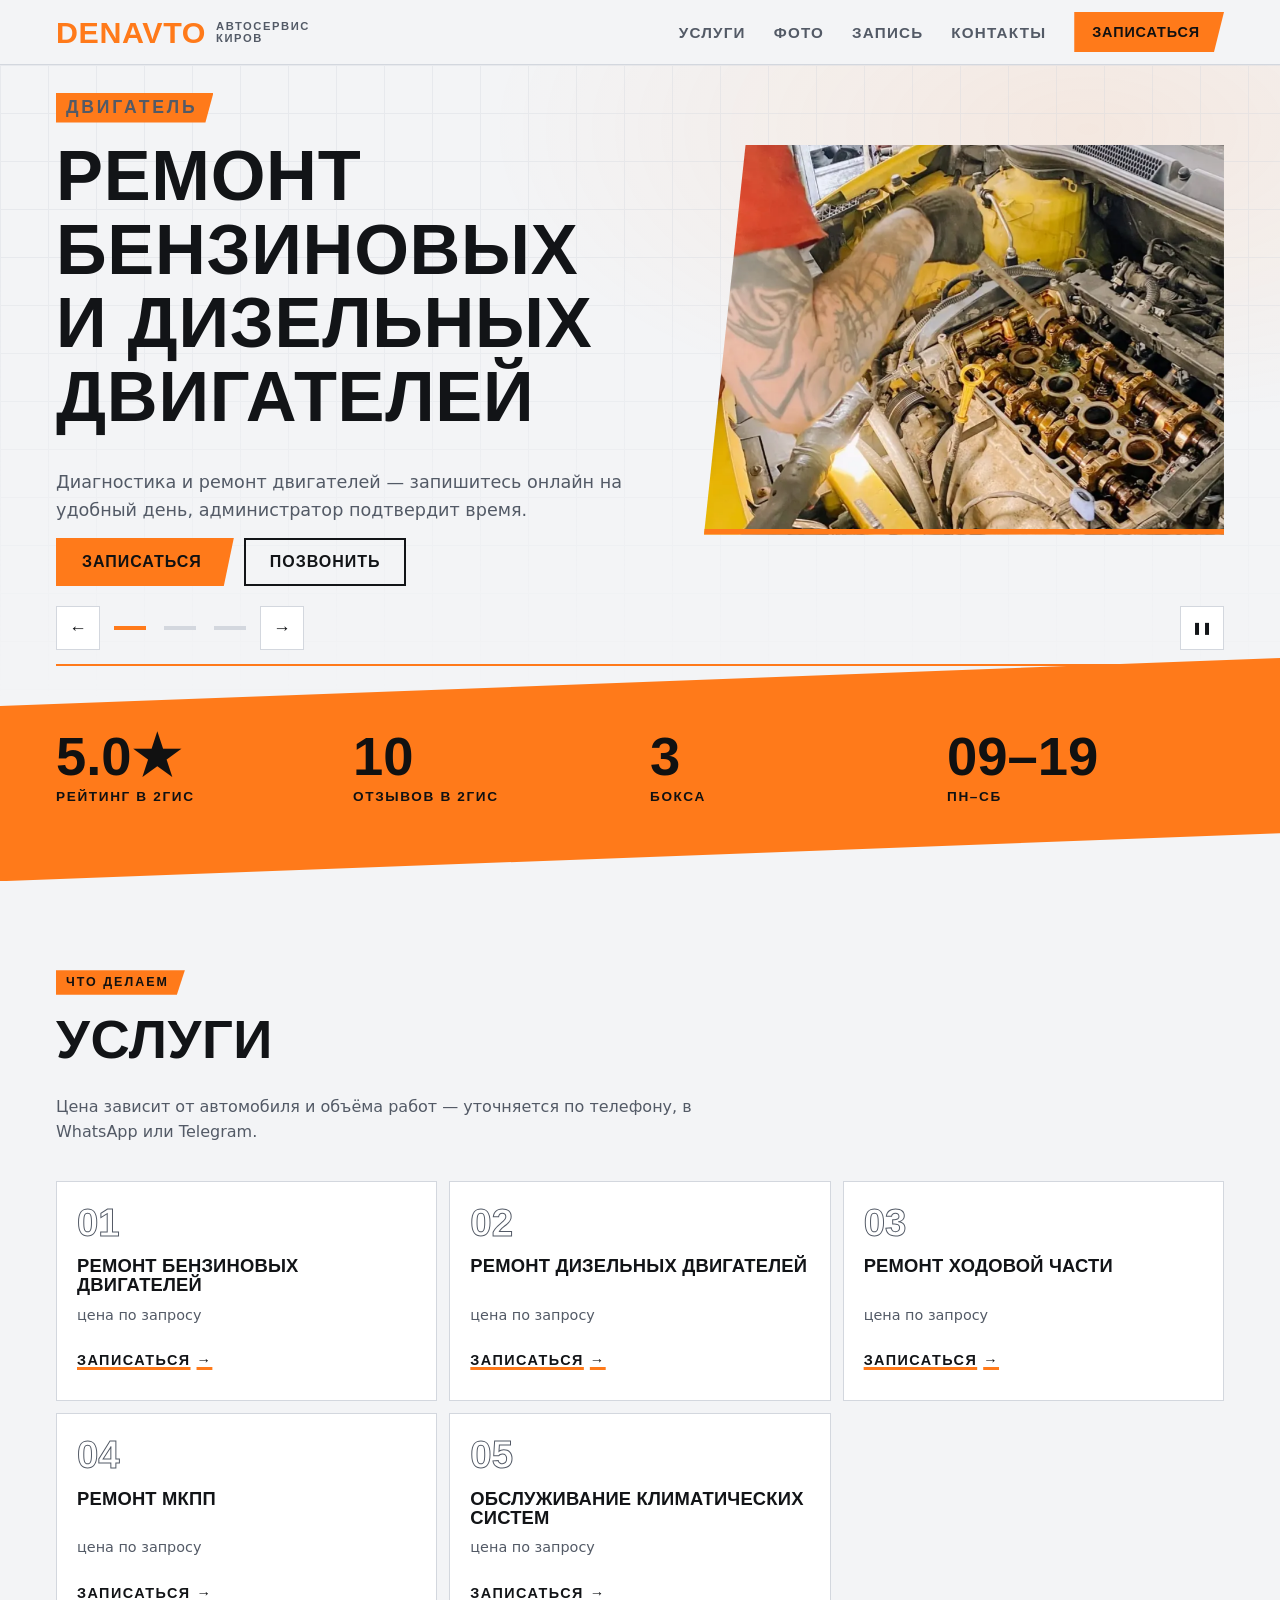
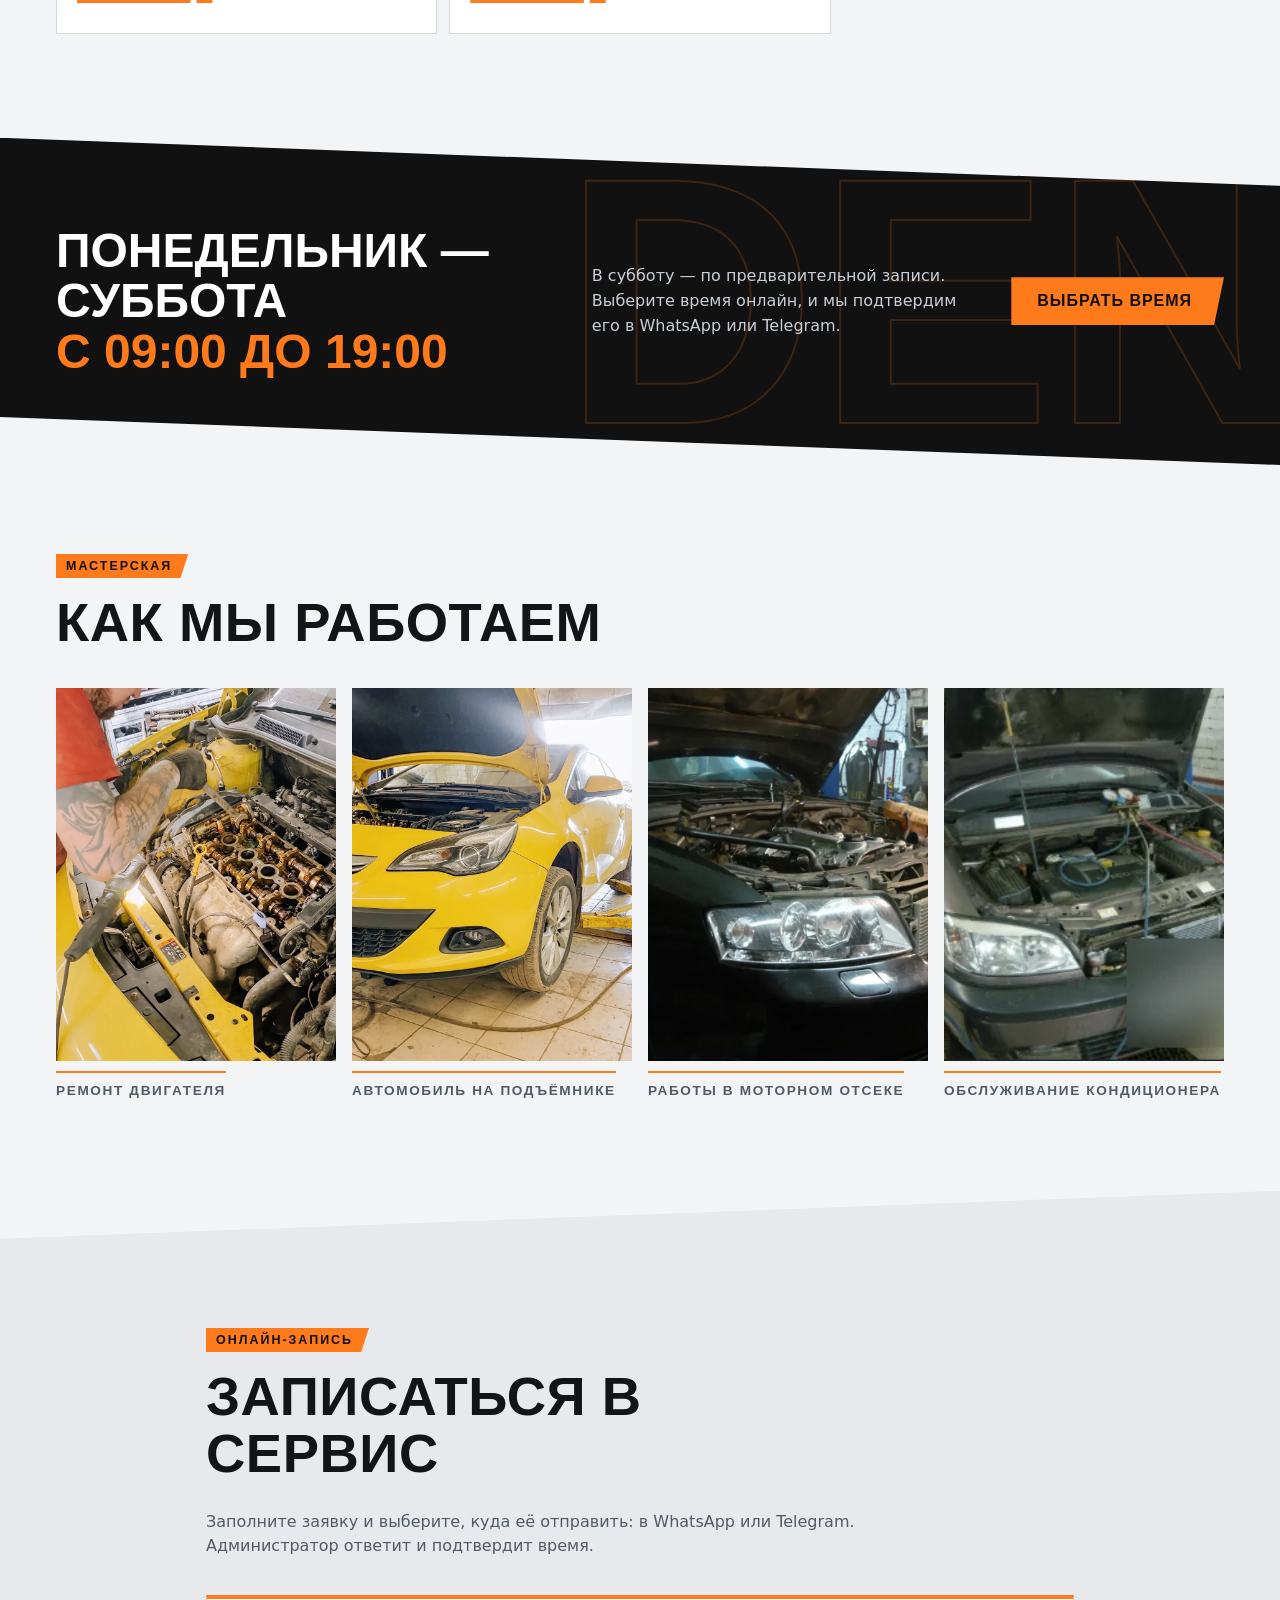
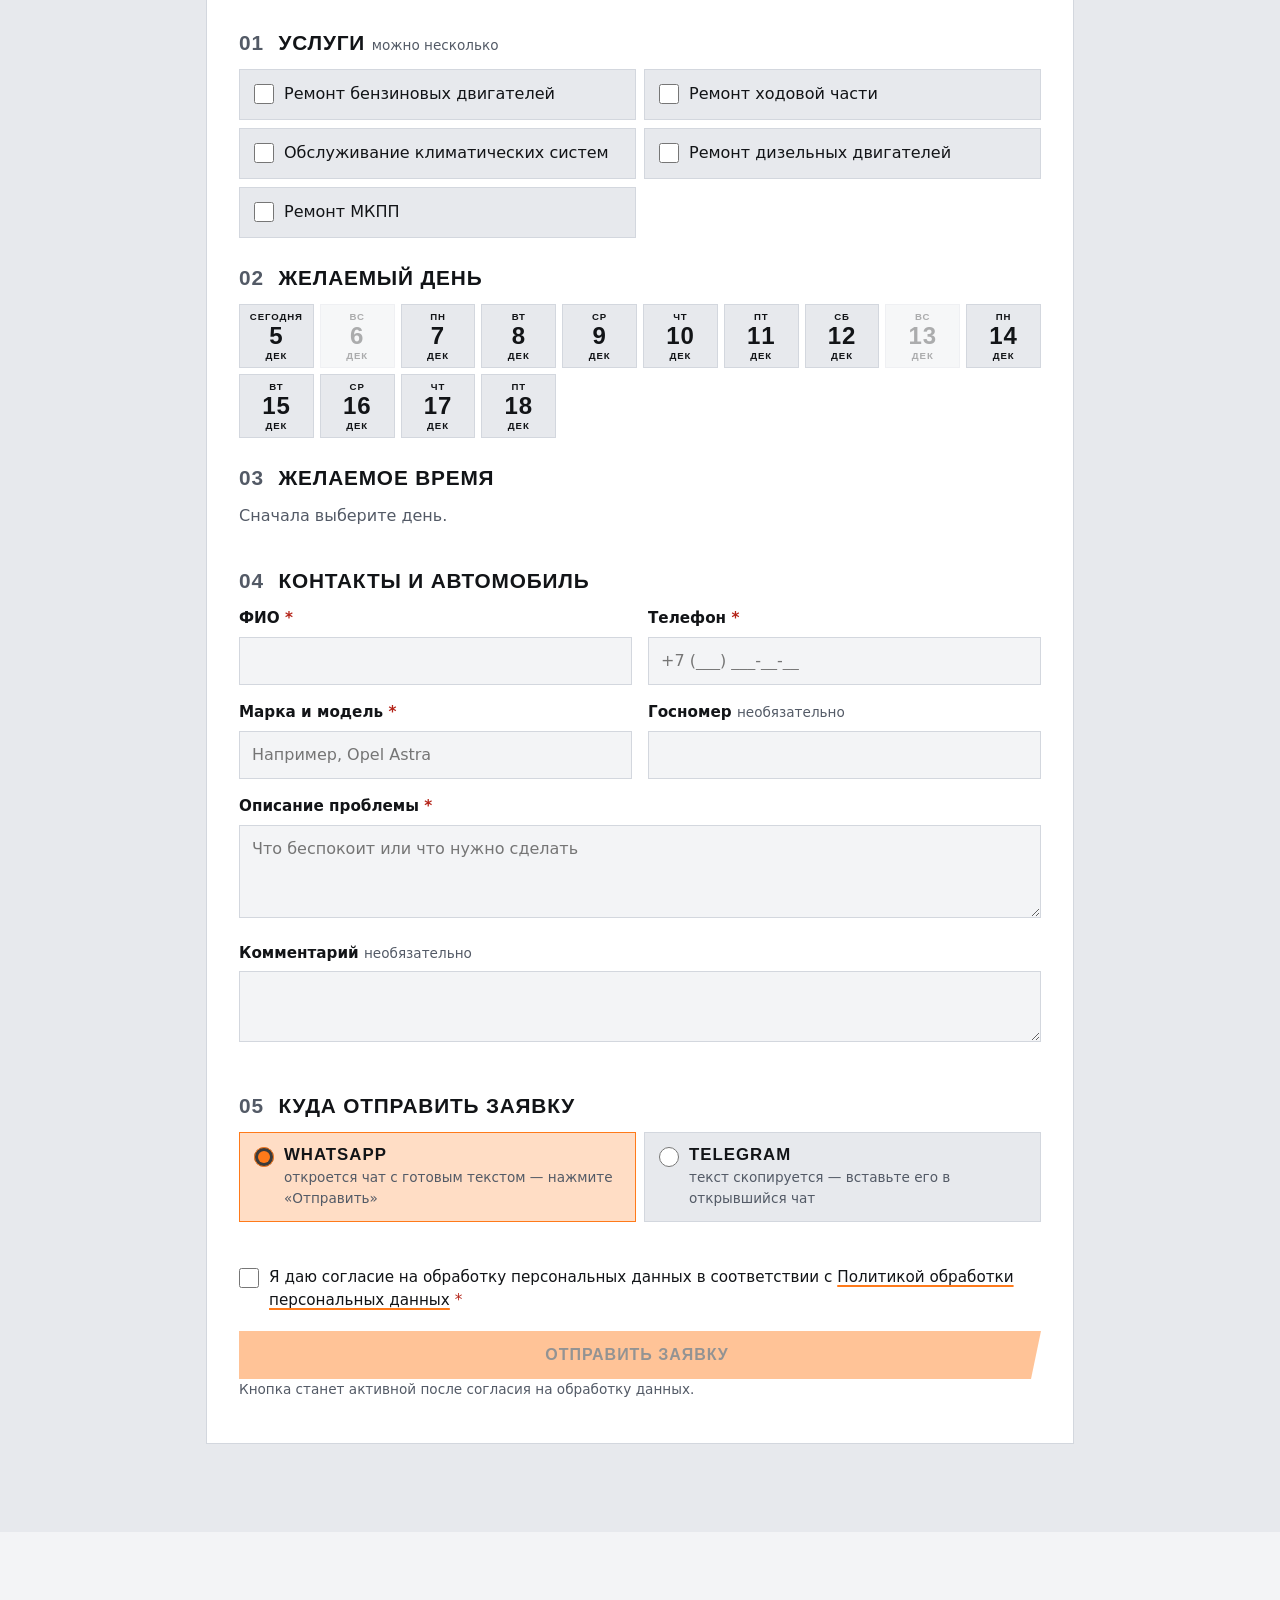
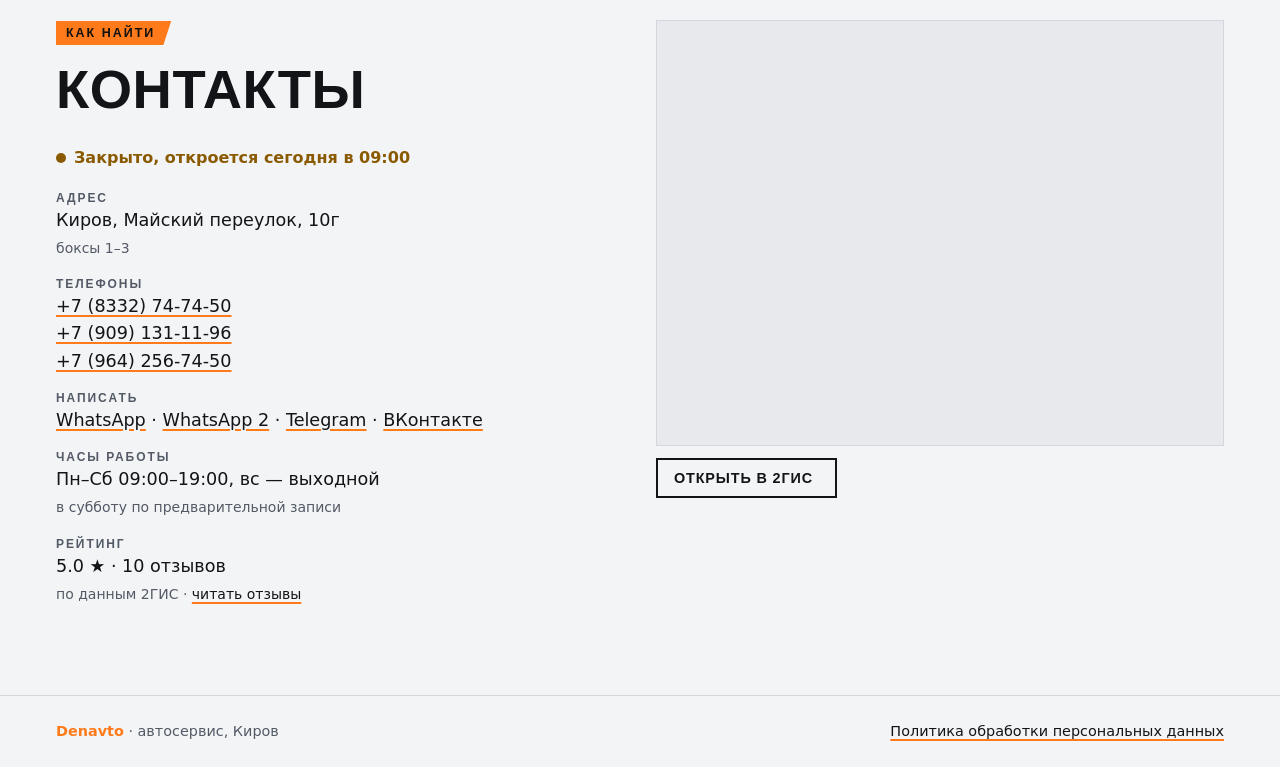
<file: index.html>
<!doctype html>
<html lang="ru">
<head>
<meta charset="utf-8">
<meta name="viewport" content="width=device-width, initial-scale=1">
<meta name="color-scheme" content="dark light">
<title>Denavto — автосервис в Кирове, Майский переулок, 10г</title>
<meta name="description" content="Автосервис Denavto в Кирове, Майский переулок, 10г (боксы 1–3). Ремонт бензиновых и дизельных двигателей, ходовой части, МКПП, обслуживание климатических систем. Пн–Сб 09:00–19:00.">
<meta property="og:type" content="business.business">
<meta property="og:title" content="Denavto — автосервис в Кирове">
<meta property="og:description" content="Майский переулок, 10г, боксы 1–3. Пн–Сб 09:00–19:00. Запись через WhatsApp или Telegram.">
<meta property="og:image" content="img/dvigatel.webp">
<meta property="og:locale" content="ru_RU">
<link rel="stylesheet" href="css/style.css">
<link rel="icon" href="data:image/svg+xml,%3Csvg xmlns='http://www.w3.org/2000/svg' viewBox='0 0 32 32'%3E%3Crect width='32' height='32' rx='4' fill='%23111'/%3E%3Ctext x='16' y='21' font-family='Arial' font-weight='700' font-size='11' fill='%23ff7a1a' text-anchor='middle'%3EDEN%3C/text%3E%3C/svg%3E">
<script type="application/ld+json">
{"@context":"https://schema.org","@type":"AutoRepair","name":"Denavto","description":"автосервис","telephone":"+78332747450",
"address":{"@type":"PostalAddress","streetAddress":"Майский переулок, 10г, боксы 1–3","addressLocality":"Киров","addressRegion":"Кировская область","postalCode":"610044","addressCountry":"RU"},
"geo":{"@type":"GeoCoordinates","latitude":58.613364,"longitude":49.605979},
"openingHoursSpecification":[{"@type":"OpeningHoursSpecification","dayOfWeek":["Monday","Tuesday","Wednesday","Thursday","Friday","Saturday"],"opens":"09:00","closes":"19:00"}],
"image":["img/dvigatel.webp","img/opel.webp","img/audi.webp","img/klimat.webp"],
"sameAs":["https://vk.ru/denauto43","https://2gis.com/firm/8163303605964856"]}
</script>
</head>
<body>
<a class="skip-link" href="#booking">Перейти к записи</a>
<div class="progress" aria-hidden="true"><span></span></div>

<header class="topbar">
  <div class="wrap topbar__in">
    <a class="logo" href="#top" aria-label="Denavto, наверх"><span class="logo__digits">DENAVTO</span><span class="logo__text">автосервис<br>Киров</span></a>
    <nav class="topnav" aria-label="Разделы">
      <a href="#services">Услуги</a><a href="#gallery">Фото</a><a href="#booking">Запись</a><a href="#contacts">Контакты</a>
    </nav>
    <a class="btn btn--accent btn--small topbar__cta" href="#booking">Записаться</a>
  </div>
</header>

<main id="top">
  <h1 class="sr-only">Автосервис Denavto — Киров, Майский переулок, 10г</h1>

  <!-- ===== Баннеры ===== -->
  <section class="hero" aria-roledescription="карусель" aria-label="Баннеры" data-slider>
    <div class="slides">
      <article class="slide" aria-roledescription="баннер" aria-label="1 из 3">
        <div class="wrap slide__in">
          <div class="slide__text">
            <p class="tag">Двигатель</p>
            <h2>Ремонт бензиновых и&nbsp;дизельных двигателей</h2>
            <p>Диагностика и ремонт двигателей — запишитесь онлайн на удобный день, администратор подтвердит время.</p>
            <div class="btn-row"><a class="btn btn--accent js-pick" href="#booking" data-item="Ремонт бензиновых двигателей">Записаться</a><a class="btn btn--line" href="tel:+78332747450">Позвонить</a></div>
          </div>
          <figure class="slide__media slide__media--tall"><img src="img/dvigatel.webp" width="900" height="1600" alt="Мастер Denavto ремонтирует головку блока цилиндров" fetchpriority="high"></figure>
        </div>
      </article>
      <article class="slide" aria-roledescription="баннер" aria-label="2 из 3">
        <div class="wrap slide__in">
          <div class="slide__text">
            <p class="tag">Ходовая и трансмиссия</p>
            <h2>Ходовая часть и&nbsp;МКПП</h2>
            <p>Ремонт ходовой части и механических коробок передач. Три бокса — Майский переулок, 10г.</p>
            <div class="btn-row"><a class="btn btn--accent js-pick" href="#booking" data-item="Ремонт ходовой части">Записаться</a><a class="btn btn--line" href="tel:+78332747450">Позвонить</a></div>
          </div>
          <figure class="slide__media slide__media--tall"><img src="img/opel.webp" width="900" height="1600" alt="Автомобиль на подъёмнике в боксе Denavto" loading="lazy"></figure>
        </div>
      </article>
      <article class="slide" aria-roledescription="баннер" aria-label="3 из 3">
        <div class="wrap slide__in">
          <div class="slide__text">
            <p class="tag">Климат</p>
            <h2>Обслуживание кондиционера и&nbsp;климата</h2>
            <p>Обслуживание автомобильных климатических систем — подготовьте машину к жаре заранее.</p>
            <div class="btn-row"><a class="btn btn--accent js-pick" href="#booking" data-item="Обслуживание климатических систем">Записаться</a><a class="btn btn--line" href="tel:+78332747450">Позвонить</a></div>
          </div>
          <div class="slide__media slide__media--display" aria-hidden="true">
            <div class="display"><span>DEN</span><small>A/C · OK</small></div>
          </div>
        </div>
      </article>
    </div>
    <div class="wrap slider__ui">
      <button type="button" class="slider__btn" data-prev aria-label="Предыдущий баннер">←</button>
      <div class="slider__dots"></div>
      <button type="button" class="slider__btn" data-next aria-label="Следующий баннер">→</button>
      <button type="button" class="slider__btn slider__btn--toggle" data-toggle aria-pressed="false" aria-label="Остановить показ баннеров">❚❚</button>
      <span class="slider__timer" aria-hidden="true"></span>
    </div>
    <p class="sr-only slider__live" aria-live="polite"></p>
  </section>

  <!-- ===== Цифры ===== -->
  <section class="stats" aria-label="Коротко о сервисе">
    <div class="wrap stats__in">
      <div class="stat" data-reveal><b><span data-count="5.0">5.0</span>★</b><span>рейтинг в 2ГИС</span></div>
      <div class="stat" data-reveal style="--d:.08s"><b data-count="10">10</b><span>отзывов в 2ГИС</span></div>
      <div class="stat" data-reveal style="--d:.16s"><b><span data-count="3">3</span></b><span>бокса</span></div>
      <div class="stat" data-reveal style="--d:.24s"><b>09–19</b><span>пн–сб</span></div>
    </div>
  </section>

  <!-- ===== Услуги ===== -->
  <section class="section" id="services" aria-labelledby="services-title">
    <div class="wrap">
      <header class="section__head" data-reveal>
        <p class="tag">Что делаем</p>
        <h2 id="services-title">Услуги</h2>
        <p class="muted">Цена зависит от автомобиля и объёма работ — уточняется по телефону, в WhatsApp или Telegram.</p>
      </header>
      <ul class="grid">
        <li class="svc" data-reveal><span class="svc__i" aria-hidden="true">01</span><h3>Ремонт бензиновых двигателей</h3><p class="svc__p">цена по запросу</p><a class="svc__go js-pick" href="#booking" data-item="Ремонт бензиновых двигателей">Записаться</a></li>
        <li class="svc" data-reveal style="--d:.05s"><span class="svc__i" aria-hidden="true">02</span><h3>Ремонт дизельных двигателей</h3><p class="svc__p">цена по запросу</p><a class="svc__go js-pick" href="#booking" data-item="Ремонт дизельных двигателей">Записаться</a></li>
        <li class="svc" data-reveal style="--d:.1s"><span class="svc__i" aria-hidden="true">03</span><h3>Ремонт ходовой части</h3><p class="svc__p">цена по запросу</p><a class="svc__go js-pick" href="#booking" data-item="Ремонт ходовой части">Записаться</a></li>
        <li class="svc" data-reveal><span class="svc__i" aria-hidden="true">04</span><h3>Ремонт МКПП</h3><p class="svc__p">цена по запросу</p><a class="svc__go js-pick" href="#booking" data-item="Ремонт МКПП">Записаться</a></li>
        <li class="svc" data-reveal style="--d:.05s"><span class="svc__i" aria-hidden="true">05</span><h3>Обслуживание климатических систем</h3><p class="svc__p">цена по запросу</p><a class="svc__go js-pick" href="#booking" data-item="Обслуживание климатических систем">Записаться</a></li>
      </ul>
    </div>
  </section>

  <!-- ===== Баннер-полоса ===== -->
  <section class="band" aria-label="Режим работы" data-mark="DEN">
    <div class="wrap band__in" data-reveal>
      <p class="band__big">Понедельник — суббота<br><span>с 09:00 до 19:00</span></p>
      <p class="band__small">В субботу — по предварительной записи. Выберите время онлайн, и мы подтвердим его в WhatsApp или Telegram.</p>
      <a class="btn btn--dark" href="#booking">Выбрать время</a>
    </div>
  </section>

  <!-- ===== Фото ===== -->
  <section class="section" id="gallery" aria-labelledby="gallery-title">
    <div class="wrap">
      <header class="section__head" data-reveal>
        <p class="tag">Мастерская</p>
        <h2 id="gallery-title">Как мы работаем</h2>
      </header>
      <div class="gallery gallery--4">
        <figure class="shot" data-reveal data-from="left">
          <a href="img/dvigatel.webp" target="_blank" rel="noopener"><img src="img/dvigatel.webp" width="900" height="1600" loading="lazy" alt="Ремонт головки блока цилиндров"></a>
          <figcaption>Ремонт двигателя</figcaption>
        </figure>
        <figure class="shot" data-reveal style="--d:.08s">
          <a href="img/opel.webp" target="_blank" rel="noopener"><img src="img/opel.webp" width="900" height="1600" loading="lazy" alt="Автомобиль на подъёмнике с открытым капотом"></a>
          <figcaption>Автомобиль на подъёмнике</figcaption>
        </figure>
        <figure class="shot" data-reveal style="--d:.16s">
          <a href="img/audi.webp" target="_blank" rel="noopener"><img src="img/audi.webp" width="1200" height="900" loading="lazy" alt="Моторный отсек автомобиля в боксе"></a>
          <figcaption>Работы в моторном отсеке</figcaption>
        </figure>
        <figure class="shot" data-reveal data-from="right" style="--d:.24s">
          <a href="img/klimat.webp" target="_blank" rel="noopener"><img src="img/klimat.webp" width="372" height="280" loading="lazy" alt="Манометрический коллектор подключён к кондиционеру автомобиля"></a>
          <figcaption>Обслуживание кондиционера</figcaption>
        </figure>
      </div>
    </div>
  </section>

  <!-- ===== Запись ===== -->
  <section class="section section--panel" id="booking" aria-labelledby="booking-title">
    <div class="wrap booking">
      <header class="section__head" data-reveal>
        <p class="tag">Онлайн-запись</p>
        <h2 id="booking-title">Записаться в сервис</h2>
        <p class="muted">Заполните заявку и выберите, куда её отправить: в WhatsApp или Telegram. Администратор ответит и подтвердит время.</p>
      </header>

      <form class="form" id="booking-form" novalidate data-reveal>
        <div class="alert" role="alert" id="form-error" hidden></div>
        <fieldset class="step">
          <legend><span class="step__n">01</span> Услуги <span class="hint">можно несколько</span></legend>
          <div class="checklist" id="items"></div>
        </fieldset>
        <fieldset class="step">
          <legend><span class="step__n">02</span> Желаемый день</legend>
          <div class="days" id="days" role="group" aria-label="Выбор дня"></div>
          <noscript><p class="muted">Для выбора дня включите JavaScript или позвоните: <a href="tel:+78332747450">+7 (8332) 74-74-50</a>.</p></noscript>
        </fieldset>
        <fieldset class="step">
          <legend><span class="step__n">03</span> Желаемое время</legend>
          <div class="slots" id="slots"><p class="muted">Сначала выберите день.</p></div>
        </fieldset>
        <fieldset class="step">
          <legend><span class="step__n">04</span> Контакты и автомобиль</legend>
          <div class="grid2">
            <div class="field"><label for="full_name">ФИО <span class="req" aria-hidden="true">*</span></label><input id="full_name" required autocomplete="name" maxlength="120"></div>
            <div class="field"><label for="phone">Телефон <span class="req" aria-hidden="true">*</span></label><input id="phone" type="tel" inputmode="tel" required autocomplete="tel" placeholder="+7 (___) ___-__-__" maxlength="18"></div>
            <div class="field"><label for="car">Марка и модель <span class="req" aria-hidden="true">*</span></label><input id="car" required maxlength="100" placeholder="Например, Opel Astra"></div>
            <div class="field"><label for="plate">Госномер <span class="opt">необязательно</span></label><input id="plate" maxlength="15" autocomplete="off"></div>
          </div>
          <div class="field"><label for="problem">Описание проблемы <span class="req" aria-hidden="true">*</span></label><textarea id="problem" rows="3" required maxlength="1500" placeholder="Что беспокоит или что нужно сделать"></textarea></div>
          <div class="field"><label for="comment">Комментарий <span class="opt">необязательно</span></label><textarea id="comment" rows="2" maxlength="500"></textarea></div>
        </fieldset>
        <fieldset class="step">
          <legend><span class="step__n">05</span> Куда отправить заявку</legend>
          <div class="channels" id="channels"></div>
        </fieldset>
        <div class="summary" id="summary" hidden aria-live="polite"></div>
        <label class="consent">
          <input type="checkbox" id="consent" required>
          <span>Я даю согласие на обработку персональных данных в соответствии с <a href="privacy.html" target="_blank">Политикой обработки персональных данных</a> <span class="req" aria-hidden="true">*</span></span>
        </label>
        <button class="btn btn--accent btn--block" type="submit" id="submit">Отправить заявку</button>
        <p class="note" id="submit-hint">Кнопка станет активной после согласия на обработку данных.</p>
      </form>

      <div class="sent" id="sent" hidden tabindex="-1">
        <h3>Почти готово</h3>
        <p id="sent-text"></p>
        <pre class="message" id="message"></pre>
        <div class="btn-row">
          <a class="btn btn--accent" id="open-chat" href="#" target="_blank" rel="noopener">Открыть чат</a>
          <button class="btn btn--line" type="button" id="copy">Скопировать текст</button>
          <button class="btn btn--line" type="button" id="edit">Изменить заявку</button>
        </div>
      </div>
    </div>
  </section>

  <!-- ===== Контакты ===== -->
  <section class="section" id="contacts" aria-labelledby="contacts-title">
    <div class="wrap contacts">
      <div data-reveal data-from="left">
        <p class="tag">Как найти</p>
        <h2 id="contacts-title">Контакты</h2>
        <p class="open-status" id="open-status" hidden><span class="dot" aria-hidden="true"></span><span data-text></span></p>
        <dl class="facts">
          <div><dt>Адрес</dt><dd>Киров, Майский переулок, 10г<br><span class="muted small">боксы 1–3</span></dd></div>
          <div><dt>Телефоны</dt><dd><a href="tel:+78332747450">+7 (8332) 74-74-50</a><br><a href="tel:+79091311196">+7 (909) 131-11-96</a><br><a href="tel:+79642567450">+7 (964) 256-74-50</a></dd></div>
          <div><dt>Написать</dt><dd><a href="https://wa.me/79229089307" target="_blank" rel="noopener">WhatsApp</a> · <a href="https://wa.me/79128262900" target="_blank" rel="noopener">WhatsApp 2</a> · <a href="https://t.me/+79091311196" target="_blank" rel="noopener">Telegram</a> · <a href="https://vk.ru/denauto43" target="_blank" rel="noopener">ВКонтакте</a></dd></div>
          <div><dt>Часы работы</dt><dd>Пн–Сб 09:00–19:00, вс — выходной<br><span class="muted small">в субботу по предварительной записи</span></dd></div>
          <div><dt>Рейтинг</dt><dd>5.0 ★ · 10 отзывов<br><span class="muted small">по данным 2ГИС · <a href="https://2gis.com/firm/8163303605964856" target="_blank" rel="noopener">читать отзывы</a></span></dd></div>
        </dl>
      </div>
      <div class="map" data-reveal data-from="right">
        <iframe title="Карта: автосервис Denavto, Майский переулок, 10г" loading="lazy" referrerpolicy="no-referrer"
          src="https://www.openstreetmap.org/export/embed.html?bbox=49.599979%2C58.610364%2C49.611979%2C58.616364&amp;layer=mapnik&amp;marker=58.613364%2C49.605979"></iframe>
        <p><a class="btn btn--line btn--small" href="https://2gis.com/firm/8163303605964856" target="_blank" rel="noopener">Открыть в 2ГИС</a></p>
      </div>
    </div>
  </section>
</main>

<footer class="footer">
  <div class="wrap footer__in">
    <span><b class="accent">Denavto</b> · автосервис, Киров</span>
    <a href="privacy.html">Политика обработки персональных данных</a>
  </div>
</footer>

<nav class="callbar" aria-label="Быстрые действия">
  <a class="btn btn--accent" href="tel:+78332747450">Позвонить</a>
  <a class="btn btn--line" href="#booking">Записаться</a>
</nav>

<script src="js/config.js" defer></script>
<script src="js/booking.js" defer></script>
<script src="js/motion.js" defer></script>
</body>
</html>
</file>
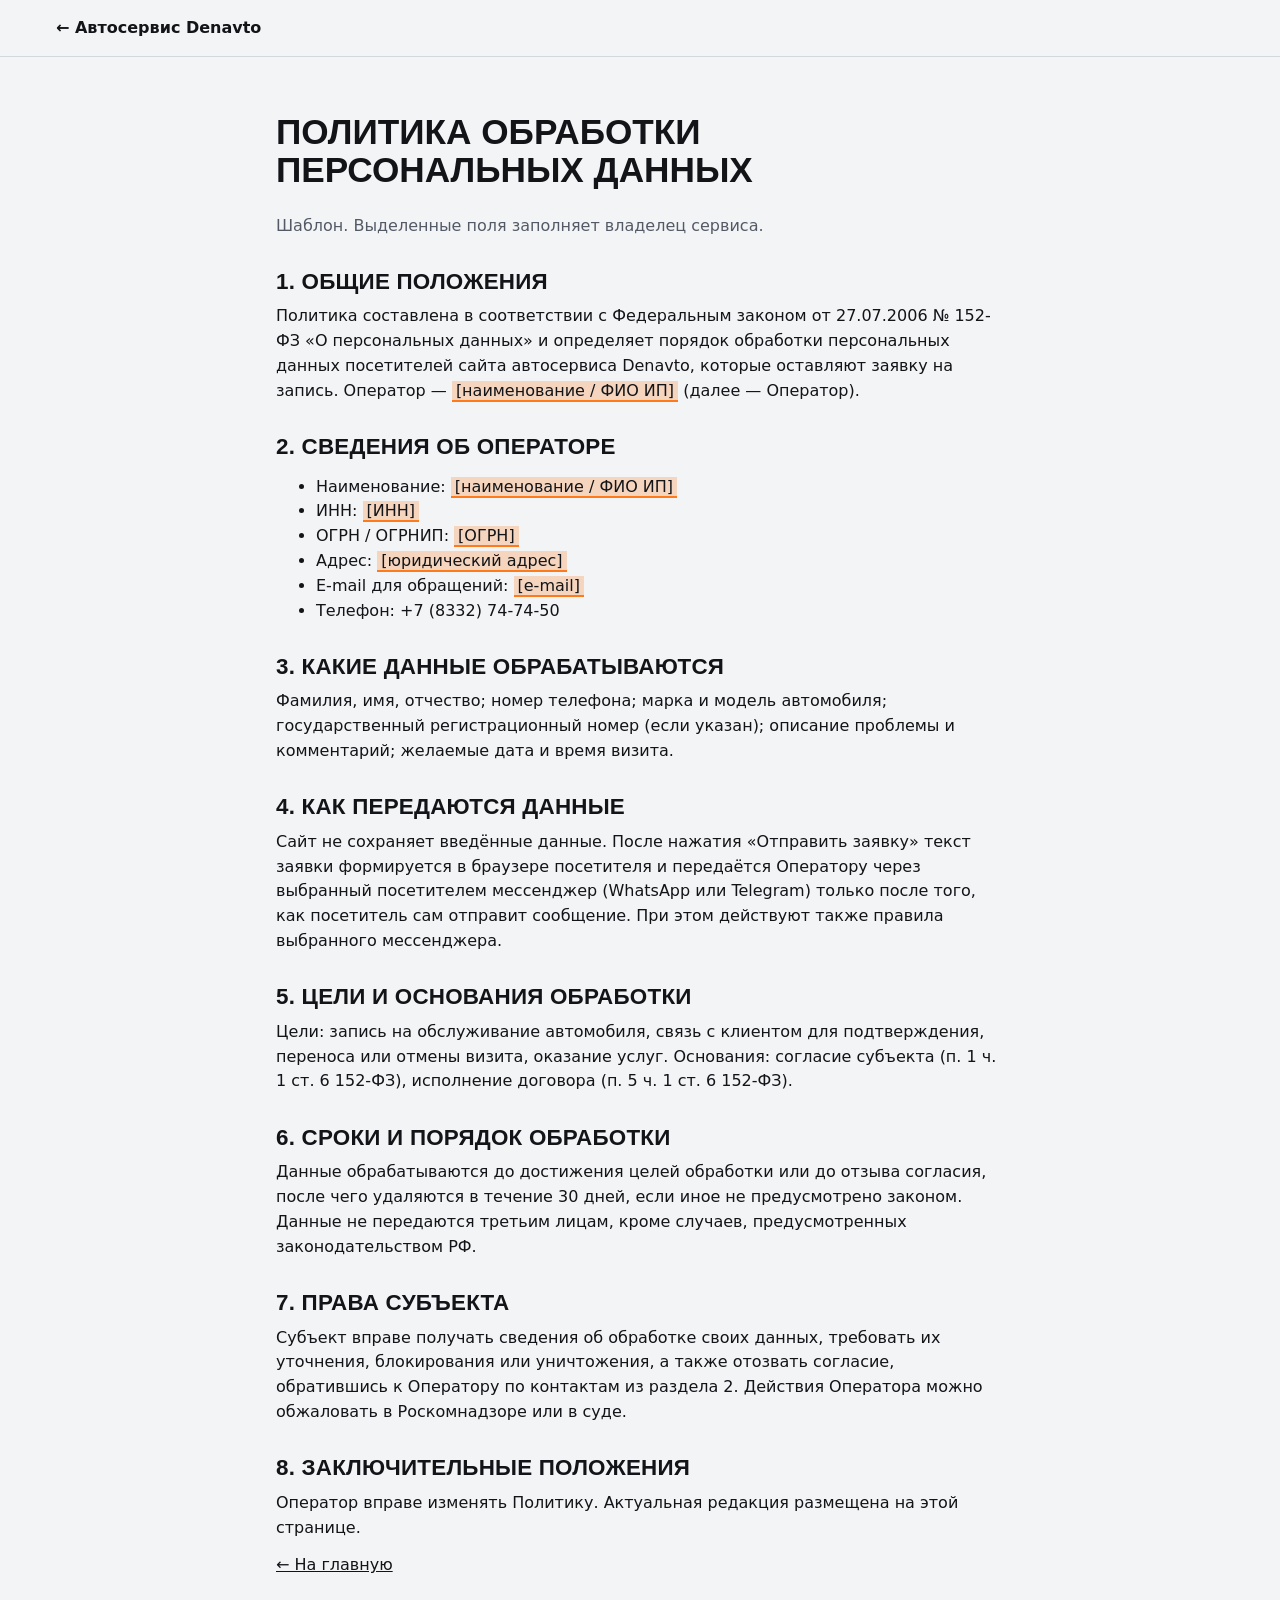
<file: privacy.html>
<!doctype html>
<html lang="ru">
<head>
<meta charset="utf-8">
<meta name="viewport" content="width=device-width, initial-scale=1">
<meta name="color-scheme" content="light dark">
<title>Политика обработки персональных данных — Denavto</title>
<link rel="stylesheet" href="css/style.css">
</head>
<body>
<header class="pbar"><div class="wrap"><a href="index.html">← Автосервис Denavto</a></div></header>
<main class="wrap prose">
  <h1>Политика обработки персональных данных</h1>
  <p class="muted">Шаблон. Выделенные поля заполняет владелец сервиса.</p>

  <h2>1. Общие положения</h2>
  <p>Политика составлена в соответствии с Федеральным законом от 27.07.2006 № 152-ФЗ «О персональных данных» и определяет порядок обработки персональных данных посетителей сайта автосервиса Denavto, которые оставляют заявку на запись. Оператор — <span class="placeholder">[наименование / ФИО ИП]</span> (далее — Оператор).</p>

  <h2>2. Сведения об операторе</h2>
  <ul>
    <li>Наименование: <span class="placeholder">[наименование / ФИО ИП]</span></li>
    <li>ИНН: <span class="placeholder">[ИНН]</span></li>
    <li>ОГРН / ОГРНИП: <span class="placeholder">[ОГРН]</span></li>
    <li>Адрес: <span class="placeholder">[юридический адрес]</span></li>
    <li>E-mail для обращений: <span class="placeholder">[e-mail]</span></li>
    <li>Телефон: +7 (8332) 74-74-50</li>
  </ul>

  <h2>3. Какие данные обрабатываются</h2>
  <p>Фамилия, имя, отчество; номер телефона; марка и модель автомобиля; государственный регистрационный номер (если указан); описание проблемы и комментарий; желаемые дата и время визита.</p>

  <h2>4. Как передаются данные</h2>
  <p>Сайт не сохраняет введённые данные. После нажатия «Отправить заявку» текст заявки формируется в браузере посетителя и передаётся Оператору через выбранный посетителем мессенджер (WhatsApp или Telegram) только после того, как посетитель сам отправит сообщение. При этом действуют также правила выбранного мессенджера.</p>

  <h2>5. Цели и основания обработки</h2>
  <p>Цели: запись на обслуживание автомобиля, связь с клиентом для подтверждения, переноса или отмены визита, оказание услуг. Основания: согласие субъекта (п. 1 ч. 1 ст. 6 152-ФЗ), исполнение договора (п. 5 ч. 1 ст. 6 152-ФЗ).</p>

  <h2>6. Сроки и порядок обработки</h2>
  <p>Данные обрабатываются до достижения целей обработки или до отзыва согласия, после чего удаляются в течение 30 дней, если иное не предусмотрено законом. Данные не передаются третьим лицам, кроме случаев, предусмотренных законодательством РФ.</p>

  <h2>7. Права субъекта</h2>
  <p>Субъект вправе получать сведения об обработке своих данных, требовать их уточнения, блокирования или уничтожения, а также отозвать согласие, обратившись к Оператору по контактам из раздела 2. Действия Оператора можно обжаловать в Роскомнадзоре или в суде.</p>

  <h2>8. Заключительные положения</h2>
  <p>Оператор вправе изменять Политику. Актуальная редакция размещена на этой странице.</p>

  <p><a href="index.html">← На главную</a></p>
</main>
</body>
</html>
</file>
<file: css/style.css>
/* «888» — тёмная техно-стилистика: графит, жёлтый сигнальный акцент, узкие прописные заголовки, косые переходы */
:root {
  --bg: #0d0e10;
  --bg-2: #15171b;
  --card: #1a1d22;
  --line: #2b2f36;
  --text: #f2f3f5;
  --muted: #a3a9b4;
  --accent: #ff7a1a;
  --accent-ink: #111111;
  --accent-soft: rgba(255, 122, 26, .12);
  --ok: #57d68d;
  --warn: #ff7a1a;
  --danger: #ff7a6b;
  --cond: "Bahnschrift", "DIN Alternate", "Roboto Condensed", "Arial Narrow", "Helvetica Neue", Arial, sans-serif;
  --sans: system-ui, -apple-system, "Segoe UI", Roboto, Arial, sans-serif;
  --focus: 0 0 0 3px rgba(255, 122, 26, .55);
  --skew: 48px;
  color-scheme: dark;
}
@media (prefers-color-scheme: light) {
  :root {
    --bg: #f3f4f6;
    --bg-2: #e7e9ed;
    --card: #ffffff;
    --line: #d3d7de;
    --text: #121417;
    --muted: #535a66;
    --accent-soft: rgba(255, 122, 26, .25);
    --ok: #17803d;
    --warn: #8a5a00;
    --danger: #b42318;
    --focus: 0 0 0 3px rgba(20, 20, 20, .45);
    color-scheme: light;
  }
}

*, *::before, *::after { box-sizing: border-box; }
html { scroll-behavior: smooth; -webkit-text-size-adjust: 100%; scroll-padding-top: 72px; }
body { margin: 0; background: var(--bg); color: var(--text); font: 16px/1.55 var(--sans); overflow-x: hidden; }
img { max-width: 100%; height: auto; display: block; }
a { color: inherit; }
p { margin: 0 0 .8em; }
h2, h3 { font-family: var(--cond); text-transform: uppercase; letter-spacing: .01em; line-height: 1.05; margin: 0 0 .5em; }
h2 { font-size: clamp(2rem, 5.5vw, 3.4rem); font-weight: 700; }
h3 { font-size: 1.15rem; font-weight: 700; }
[hidden] { display: none !important; }
:focus-visible { outline: none; box-shadow: var(--focus); border-radius: 2px; }
.wrap { width: 100%; max-width: 1200px; margin: 0 auto; padding: 0 16px; }
.sr-only { position: absolute; width: 1px; height: 1px; overflow: hidden; clip: rect(0 0 0 0); white-space: nowrap; }
.skip-link { position: absolute; left: 8px; top: -60px; background: var(--accent); color: var(--accent-ink); padding: 10px 14px; z-index: 200; }
.skip-link:focus { top: 8px; }
.muted, .note { color: var(--muted); }
.note { font-size: .85rem; }
.small { font-size: .875rem; }
.accent { color: var(--accent); }
.tag { display: inline-block; font: 700 .78rem/1 var(--cond); letter-spacing: .16em; text-transform: uppercase; color: var(--accent-ink); background: var(--accent); padding: 6px 10px; margin-bottom: 16px; clip-path: polygon(0 0, 100% 0, calc(100% - 8px) 100%, 0 100%); padding-right: 16px; }

/* Кнопки */
.btn { display: inline-flex; align-items: center; justify-content: center; gap: 8px; min-height: 48px; padding: 12px 24px; border: 2px solid transparent; font: 700 1rem/1 var(--cond); letter-spacing: .06em; text-transform: uppercase; text-decoration: none; cursor: pointer; white-space: nowrap; transition: transform .2s, background .2s, color .2s, box-shadow .2s; clip-path: polygon(0 0, 100% 0, calc(100% - 10px) 100%, 0 100%); padding-right: 30px; }
.btn--accent { background: var(--accent); color: var(--accent-ink); }
.btn--accent:hover { transform: translateY(-2px); box-shadow: 0 10px 24px -10px rgba(255, 122, 26, .7); }
.btn--line { background: transparent; color: var(--text); border-color: var(--text); clip-path: none; padding-right: 24px; }
.btn--line:hover { background: var(--text); color: var(--bg); }
.btn--dark { background: #111; color: #ff7a1a; }
.btn--dark:hover { transform: translateY(-2px); }
.btn--small { min-height: 40px; padding: 8px 22px 8px 16px; font-size: .9rem; }
.btn--block { width: 100%; }
.btn:disabled { opacity: .45; cursor: not-allowed; transform: none !important; box-shadow: none !important; }
.btn-row { display: flex; flex-wrap: wrap; gap: 10px; }

/* Прогресс и шапка */
.progress { position: fixed; inset: 0 0 auto 0; height: 3px; z-index: 120; pointer-events: none; }
.progress span { display: block; height: 100%; background: var(--accent); transform-origin: 0 50%; transform: scaleX(0); }
.topbar { position: sticky; top: 0; z-index: 100; background: color-mix(in srgb, var(--bg) 88%, transparent); backdrop-filter: blur(10px); border-bottom: 1px solid var(--line); }
.topbar__in { display: flex; align-items: center; gap: 16px; min-height: 64px; }
.logo { display: flex; align-items: center; gap: 10px; text-decoration: none; margin-right: auto; }
.logo__digits { font: 800 1.9rem/1 var(--cond); color: var(--accent); letter-spacing: .02em; }
.logo__text { font: 600 .7rem/1.1 var(--cond); text-transform: uppercase; letter-spacing: .14em; color: var(--muted); }
.topnav { display: none; gap: 4px; }
.topnav a { text-decoration: none; padding: 10px 12px; font: 600 .95rem var(--cond); text-transform: uppercase; letter-spacing: .08em; color: var(--muted); position: relative; }
.topnav a::after { content: ""; position: absolute; left: 12px; right: 12px; bottom: 6px; height: 2px; background: var(--accent); transform: scaleX(0); transition: transform .25s; transform-origin: left; }
.topnav a:hover { color: var(--text); }
.topnav a:hover::after { transform: scaleX(1); }
@media (min-width: 860px) { .topnav { display: flex; } }

/* ===== Слайдер-баннер ===== */
.hero { position: relative; background: radial-gradient(1000px 500px at 85% 10%, rgba(255, 122, 26, .10), transparent 60%), var(--bg); padding: 28px 0 0; overflow: hidden; }
.hero::before { content: ""; position: absolute; inset: 0; background-image: linear-gradient(var(--line) 1px, transparent 1px), linear-gradient(90deg, var(--line) 1px, transparent 1px); background-size: 48px 48px; opacity: .35; mask-image: linear-gradient(to bottom, #000 30%, transparent); pointer-events: none; }
.slides { display: grid; position: relative; }
.slide { grid-area: 1 / 1; visibility: hidden; opacity: 0; transition: opacity .6s ease, visibility 0s linear .6s; }
.slide.is-active { visibility: visible; opacity: 1; transition: opacity .6s ease, visibility 0s; }
.slide__in { display: grid; gap: 24px; align-items: center; min-height: 420px; }
@media (min-width: 900px) { .slide__in { grid-template-columns: minmax(0, 1fr) minmax(0, 520px); gap: 48px; min-height: 480px; } }
.slide__text h2 { font-size: clamp(2.2rem, 6.5vw, 4.4rem); }
.slide__text p { color: var(--muted); font-size: 1.1rem; max-width: 34em; }
.slide__media { margin: 0; position: relative; clip-path: polygon(8% 0, 100% 0, 100% 100%, 0 100%); }
.slide__media img { width: 100%; aspect-ratio: 4 / 3; object-fit: cover; }
.slide__media--tall img { object-position: center 35%; }
.slide__media::after { content: ""; position: absolute; inset: auto 0 0 0; height: 6px; background: var(--accent); }
/* движение внутри активного баннера */
.motion .slide .slide__text > *, .motion .slide .slide__media { opacity: 0; transform: translateY(18px); transition: opacity .6s ease, transform .7s cubic-bezier(.2, .7, .2, 1); }
.motion .slide .slide__media { transform: translateX(40px) scale(1.04); }
.motion .slide.is-active .slide__text > *, .motion .slide.is-active .slide__media { opacity: 1; transform: none; }
.motion .slide.is-active .slide__text > :nth-child(2) { transition-delay: .08s; }
.motion .slide.is-active .slide__text > :nth-child(3) { transition-delay: .16s; }
.motion .slide.is-active .slide__text > :nth-child(4) { transition-delay: .24s; }
.motion .slide.is-active .slide__media { transition-delay: .1s; }
.motion .slide.is-active .slide__media img { animation: kenburns 9s ease-out both; }
@keyframes kenburns { from { transform: scale(1.08); } to { transform: scale(1); } }

.slide__media--display { clip-path: none; }
.slide__media--display::after { display: none; }
.display { aspect-ratio: 4 / 3; display: grid; place-content: center; text-align: center; background: #050607; border: 2px solid #2b2f36; position: relative; overflow: hidden; }
.display::before { content: ""; position: absolute; inset: 0; background: repeating-linear-gradient(0deg, rgba(255, 255, 255, .03) 0 2px, transparent 2px 4px); }
.display span { font: 800 clamp(5rem, 16vw, 9rem)/1 var(--cond); color: var(--accent); text-shadow: 0 0 24px rgba(255, 122, 26, .55); letter-spacing: .06em; }
.display small { font: 600 .9rem var(--cond); letter-spacing: .4em; color: #57d68d; margin-top: 10px; }
.motion .slide.is-active .display span { animation: flicker 2.4s steps(1) 1; }
@keyframes flicker { 0%, 12%, 20% { opacity: .2; } 6%, 16%, 30%, 100% { opacity: 1; } }

.slider__ui { position: relative; display: flex; align-items: center; gap: 8px; padding-top: 20px; padding-bottom: 56px; }
.slider__btn { width: 44px; height: 44px; border: 1px solid var(--line); background: var(--card); color: var(--text); font-size: 1.1rem; cursor: pointer; }
.slider__btn:hover { border-color: var(--accent); color: var(--accent); }
.slider__btn--toggle { margin-left: auto; font-size: .75rem; }
.slider__dots { display: flex; gap: 6px; }
.slider__dot { width: 44px; height: 44px; border: 0; background: transparent; cursor: pointer; position: relative; padding: 0; }
.slider__dot::before { content: ""; position: absolute; left: 6px; right: 6px; top: 50%; height: 4px; margin-top: -2px; background: var(--line); }
.slider__dot[aria-current="true"]::before { background: var(--accent); }
.slider__timer { position: absolute; left: 16px; right: 16px; bottom: 40px; height: 2px; background: var(--line); overflow: hidden; }
.slider__timer::after { content: ""; position: absolute; inset: 0; background: var(--accent); transform: scaleX(0); transform-origin: left; }
.is-timing .slider__timer::after { animation: timer var(--interval, 6000ms) linear forwards; }
.is-hover .slider__timer::after, .is-paused .slider__timer::after { animation-play-state: paused; }
@keyframes timer { to { transform: scaleX(1); } }

/* ===== Цифры — косой переход ===== */
.stats { background: var(--accent); color: var(--accent-ink); clip-path: polygon(0 var(--skew), 100% 0, 100% calc(100% - var(--skew)), 0 100%); margin-top: calc(var(--skew) * -1); position: relative; z-index: 2; padding: calc(var(--skew) + 24px) 0; }
.stats__in { display: grid; grid-template-columns: repeat(2, 1fr); gap: 20px; }
@media (min-width: 760px) { .stats__in { grid-template-columns: repeat(4, 1fr); } }
.stat b { display: block; font: 800 clamp(2.2rem, 6vw, 3.4rem)/1 var(--cond); }
.stat span { font: 600 .85rem var(--cond); text-transform: uppercase; letter-spacing: .12em; }

/* ===== Секции ===== */
.section { padding: 88px 0; position: relative; }
.section__head { max-width: 680px; margin-bottom: 36px; }
.section--panel { background: var(--bg-2); clip-path: polygon(0 var(--skew), 100% 0, 100% 100%, 0 100%); padding-top: calc(88px + var(--skew)); }

.grid { list-style: none; margin: 0 0 16px; padding: 0; display: grid; gap: 12px; grid-template-columns: 1fr; }
@media (min-width: 600px) { .grid { grid-template-columns: repeat(2, 1fr); } }
@media (min-width: 1000px) { .grid { grid-template-columns: repeat(3, 1fr); } }
.svc { position: relative; background: var(--card); border: 1px solid var(--line); padding: 22px 20px 18px; display: flex; flex-direction: column; overflow: hidden; transition: border-color .25s, transform .25s; }
.svc::before { content: ""; position: absolute; inset: 0 auto 0 0; width: 4px; background: var(--accent); transform: scaleY(0); transform-origin: bottom; transition: transform .3s; }
.svc:hover { border-color: var(--accent); transform: translateY(-3px); }
.svc:hover::before { transform: scaleY(1); }
.svc__i { font: 800 2.4rem/1 var(--cond); color: transparent; -webkit-text-stroke: 1px var(--muted); margin-bottom: 14px; }
.svc h3 { flex: 1; }
.svc__p { color: var(--muted); font-size: .9rem; margin-bottom: 12px; }
.svc__go { align-self: flex-start; font: 700 .9rem var(--cond); text-transform: uppercase; letter-spacing: .1em; color: var(--accent); text-decoration: none; min-height: 44px; display: inline-flex; align-items: center; gap: 6px; }
@media (prefers-color-scheme: light) { .svc__go { color: var(--text); text-decoration: underline; text-decoration-color: var(--accent); text-decoration-thickness: 3px; } .tag { color: #111; } }
.svc__go::after { content: "→"; transition: transform .2s; }
.svc:hover .svc__go::after { transform: translateX(4px); }

/* ===== Баннер-полоса ===== */
.band { background: #111; color: #fff; clip-path: polygon(0 0, 100% var(--skew), 100% 100%, 0 calc(100% - var(--skew))); padding: calc(var(--skew) + 40px) 0; position: relative; overflow: hidden; }
.band::before { content: attr(data-mark); position: absolute; right: -2%; top: 50%; transform: translateY(-50%); font: 800 clamp(10rem, 30vw, 22rem)/1 var(--cond); color: transparent; -webkit-text-stroke: 2px rgba(255, 122, 26, .18); pointer-events: none; }
.band__in { position: relative; display: grid; gap: 16px; align-items: center; }
@media (min-width: 900px) { .band__in { grid-template-columns: 1.3fr 1fr auto; gap: 32px; } }
.band__big { font: 800 clamp(1.8rem, 5vw, 3rem)/1.05 var(--cond); text-transform: uppercase; margin: 0; }
.band__big span { color: #ff7a1a; }
.band__small { color: #c9ced6; margin: 0; }
.band .btn--dark { background: #ff7a1a; color: #111; }

/* ===== Фото ===== */
.gallery { display: grid; gap: 16px; }
@media (min-width: 760px) { .gallery { grid-template-columns: 1.5fr 1fr; align-items: end; } }
.shot { margin: 0; }
.shot a { display: block; overflow: hidden; position: relative; }
.shot img { width: 100%; aspect-ratio: 4 / 3; object-fit: cover; transition: transform .8s cubic-bezier(.2, .7, .2, 1), filter .4s; filter: saturate(.9); }
.shot:not(.shot--wide) img { aspect-ratio: 3 / 4; }
.shot a:hover img { transform: scale(1.06); filter: saturate(1.05); }
.shot a::after { content: ""; position: absolute; inset: 0; border: 2px solid var(--accent); opacity: 0; transition: opacity .3s; }
.shot a:hover::after { opacity: 1; }
.shot figcaption { font: 600 .85rem var(--cond); text-transform: uppercase; letter-spacing: .12em; color: var(--muted); padding-top: 10px; border-top: 2px solid var(--accent); margin-top: 10px; display: inline-block; }

/* ===== Форма ===== */
.booking { max-width: 900px; }
.form, .sent { background: var(--card); border: 1px solid var(--line); border-top: 4px solid var(--accent); padding: 20px; }
@media (min-width: 640px) { .form, .sent { padding: 32px; } }
.step { border: 0; padding: 0; margin: 0 0 28px; min-width: 0; }
.step legend { font: 700 1.3rem var(--cond); text-transform: uppercase; letter-spacing: .04em; padding: 0; margin-bottom: 14px; }
.step__n { color: var(--accent); margin-right: 8px; }
@media (prefers-color-scheme: light) { .step__n { color: var(--muted); } }
.hint, .opt { font: 400 .85rem var(--sans); color: var(--muted); text-transform: none; letter-spacing: 0; }
.req { color: var(--danger); }
.checklist { display: grid; gap: 8px; }
@media (min-width: 720px) { .checklist { grid-template-columns: 1fr 1fr; } }
.check { display: flex; gap: 10px; align-items: flex-start; padding: 12px 14px; border: 1px solid var(--line); background: var(--bg-2); cursor: pointer; min-height: 48px; transition: border-color .2s, background .2s; }
.check:has(input:checked) { border-color: var(--accent); background: var(--accent-soft); }
.check input, .consent input { width: 20px; height: 20px; margin: 2px 0 0; accent-color: var(--accent); flex: none; }
.days { display: grid; grid-template-columns: repeat(auto-fill, minmax(70px, 1fr)); gap: 6px; }
.day { display: flex; flex-direction: column; align-items: center; justify-content: center; gap: 2px; min-height: 64px; border: 1px solid var(--line); background: var(--bg-2); color: var(--text); cursor: pointer; font: 600 .72rem var(--cond); text-transform: uppercase; letter-spacing: .08em; transition: border-color .2s, transform .15s; }
.day b { font: 800 1.5rem/1 var(--cond); }
.day:hover:not(:disabled) { border-color: var(--accent); transform: translateY(-2px); }
.day.is-selected { background: var(--accent); border-color: var(--accent); color: var(--accent-ink); }
.day:disabled { opacity: .35; cursor: default; }
.slots__grid { display: grid; grid-template-columns: repeat(auto-fill, minmax(84px, 1fr)); gap: 6px; margin-bottom: 8px; }
.slot { min-height: 48px; border: 1px solid var(--line); background: var(--bg-2); color: var(--text); font: 700 1.05rem var(--cond); cursor: pointer; transition: border-color .2s; }
.slot:hover { border-color: var(--accent); }
.slot.is-selected { background: var(--accent); border-color: var(--accent); color: var(--accent-ink); }
.grid2 { display: grid; gap: 0 16px; }
@media (min-width: 720px) { .grid2 { grid-template-columns: 1fr 1fr; } }
.field { margin-bottom: 16px; min-width: 0; }
.field label { display: block; font-weight: 600; margin-bottom: 6px; font-size: .95rem; }
input:not([type=checkbox]):not([type=radio]), textarea { width: 100%; min-height: 48px; padding: 12px; border: 1px solid var(--line); border-radius: 0; background: var(--bg); color: var(--text); font: 1rem/1.4 var(--sans); transition: border-color .2s; }
textarea { resize: vertical; }
input:focus, textarea:focus { outline: none; border-color: var(--accent); box-shadow: var(--focus); }
[aria-invalid="true"] { border-color: var(--danger) !important; }
.channel-single { border-left: 3px solid var(--ok); background: var(--bg-2); padding: 12px 14px; font-size: .95rem; margin-bottom: 16px; }
.channels { display: grid; gap: 8px; margin-bottom: 16px; }
.summary { border-left: 3px solid var(--accent); background: var(--bg-2); padding: 10px 14px; margin-bottom: 16px; }
.consent { display: flex; gap: 10px; align-items: flex-start; margin: 0 0 18px; font-size: .95rem; cursor: pointer; }
.consent a, .facts a, .footer a, .note a { color: var(--text); text-decoration-color: var(--accent); text-decoration-thickness: 2px; text-underline-offset: 3px; }
.alert { background: rgba(255, 122, 107, .12); color: var(--danger); border-left: 3px solid var(--danger); padding: 12px 14px; margin-bottom: 18px; font-weight: 600; }
.sent h3 { font-size: 1.8rem; }
.message { white-space: pre-wrap; font: .875rem/1.5 ui-monospace, Consolas, monospace; background: var(--bg); border: 1px dashed var(--line); padding: 14px; overflow-wrap: anywhere; }

/* ===== Контакты ===== */
.contacts { display: grid; gap: 32px; }
@media (min-width: 900px) { .contacts { grid-template-columns: 1fr 1fr; align-items: start; } }
.open-status { display: inline-flex; align-items: center; gap: 8px; font-weight: 700; margin-bottom: 20px; }
.open-status .dot { width: 10px; height: 10px; border-radius: 50%; background: currentColor; box-shadow: 0 0 0 0 currentColor; }
.open-status.is-open { color: var(--ok); }
.open-status.is-open .dot { animation: pulse 2s infinite; }
.open-status.is-closed { color: var(--warn); }
@keyframes pulse { 0% { box-shadow: 0 0 0 0 rgba(87, 214, 141, .6); } 100% { box-shadow: 0 0 0 10px rgba(87, 214, 141, 0); } }
.facts { margin: 0; display: grid; gap: 16px; }
.facts dt { font: 600 .75rem var(--cond); letter-spacing: .16em; text-transform: uppercase; color: var(--muted); }
.facts dd { margin: 2px 0 0; font-size: 1.1rem; }
.map iframe { width: 100%; aspect-ratio: 4 / 3; border: 1px solid var(--line); display: block; background: var(--bg-2); margin-bottom: 12px; }

.footer { border-top: 1px solid var(--line); padding: 24px 0; font-size: .9rem; color: var(--muted); }
.footer__in { display: flex; flex-wrap: wrap; justify-content: space-between; gap: 8px 24px; }

.callbar { display: none; }
@media (max-width: 767px) {
  body { padding-bottom: 78px; }
  .callbar { display: grid; grid-template-columns: 1fr 1fr; gap: 8px; position: fixed; inset: auto 0 0 0; z-index: 90; padding: 10px 16px calc(10px + env(safe-area-inset-bottom)); background: var(--bg); border-top: 1px solid var(--line); }
  .callbar .btn { width: 100%; }
  .topbar__cta { display: none; }
  :root { --skew: 28px; }
  .slide__in { min-height: 0; }
}

/* ===== Появление блоков при прокрутке ===== */
.motion [data-reveal] { opacity: 0; transform: translateY(32px); transition: opacity .7s ease, transform .8s cubic-bezier(.2, .7, .2, 1); transition-delay: var(--d, 0s); }
.motion [data-reveal][data-from="left"] { transform: translateX(-48px); }
.motion [data-reveal][data-from="right"] { transform: translateX(48px); }
.motion [data-reveal].is-visible { opacity: 1; transform: none; }
@media (prefers-reduced-motion: reduce) {
  html { scroll-behavior: auto; }
  *, *::before, *::after { animation: none !important; transition: none !important; }
}

/* Политика */
.prose { max-width: 760px; padding-top: 32px; padding-bottom: 56px; }
.prose h1 { font: 800 2.2rem/1.1 var(--cond); text-transform: uppercase; }
.prose h2 { font-size: 1.4rem; margin-top: 1.4em; }
.placeholder { background: var(--accent-soft); color: var(--text); padding: 0 4px; border-bottom: 2px solid var(--accent); }
.pbar { border-bottom: 1px solid var(--line); } .pbar .wrap { display: flex; align-items: center; min-height: 56px; } .pbar a { font-weight: 700; text-decoration: none; color: inherit; }
main { overflow-x: clip; }
.stat b span { font: inherit; letter-spacing: inherit; text-transform: none; }

/* Denavto: галерея из 4 фото */
.gallery--4 { grid-template-columns: repeat(2, 1fr); align-items: stretch; }
@media (min-width: 900px) { .gallery--4 { grid-template-columns: repeat(4, 1fr); } }
.gallery--4 .shot img { aspect-ratio: 3 / 4; height: 100%; }
.gallery--4 .shot--wide img { aspect-ratio: 3 / 4; }

/* Выбор канала отправки (WhatsApp / Telegram) */
.channel { display: grid; grid-template-columns: auto 1fr; gap: 2px 10px; padding: 12px 14px; border: 1px solid var(--line); background: var(--bg-2); cursor: pointer; transition: border-color .2s, background .2s; }
.channel input { grid-row: span 2; width: 20px; height: 20px; margin: 2px 0 0; accent-color: var(--accent); }
.channel__name { font: 700 1.05rem var(--cond); text-transform: uppercase; letter-spacing: .06em; }
.channel__hint { color: var(--muted); font-size: .85rem; }
.channel:has(input:checked) { border-color: var(--accent); background: var(--accent-soft); }
@media (min-width: 600px) { .channels { grid-template-columns: 1fr 1fr; } }
</file>
